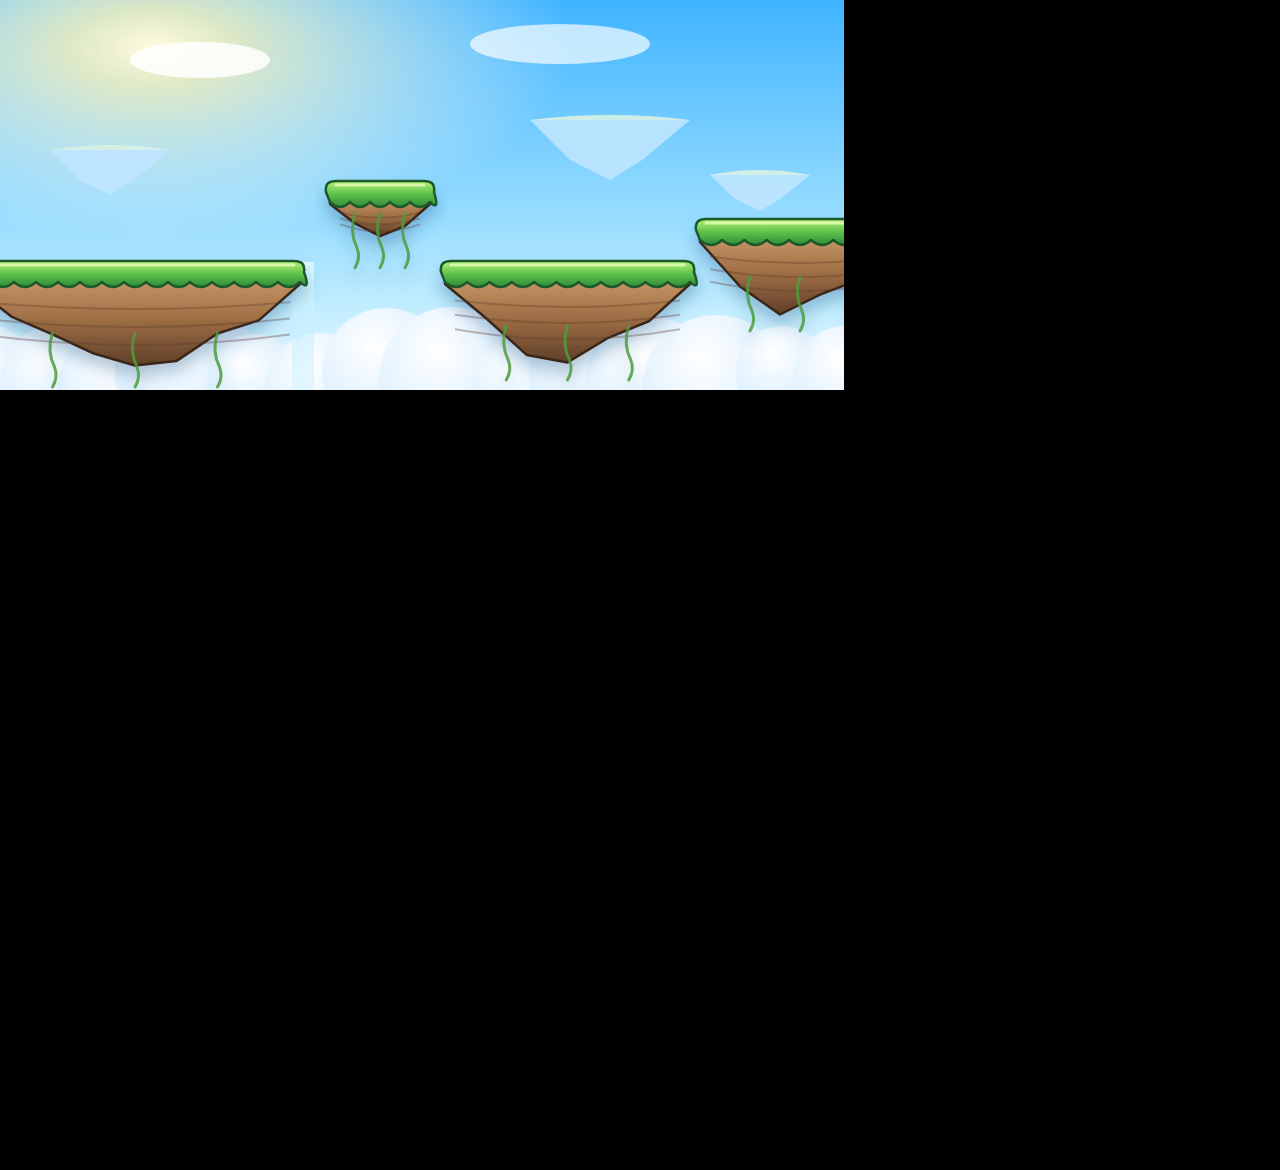
<file: game/design/directions.html>
<!doctype html>
<html lang="en">
<head>
<meta charset="utf-8">
<title>Coin Hopper world directions</title>
<link rel="stylesheet" href="https://fonts.googleapis.com/css2?family=Lilita+One&family=Nunito:wght@800;900&display=swap">
<style>
  /* Three art directions for the race screen (844 x 390 each). Characters come from window.U. */
  :root { --ink: #161a33; --display: "Lilita One", sans-serif; --body: "Nunito", sans-serif; }
  body { margin: 0; background: #000; font-family: var(--body); color: #fff; }
  .stage { position: relative; width: 844px; height: 390px; overflow: hidden; }
  .stage > svg.world { position: absolute; inset: 0; width: 844px; height: 390px; }
  .abs { position: absolute; }
  .tag { position: absolute; transform: translateX(-50%); font: 900 10px var(--body); padding: 2px 8px; border-radius: 999px; border: 2px solid var(--ink); white-space: nowrap; }
  .avatar { width: 22px; height: 22px; border-radius: 50%; overflow: hidden; position: absolute; background: radial-gradient(circle at 35% 30%, #fff, #cfe0f7); border: 2px solid #fff; }
  .avatar img { position: absolute; width: 150%; left: -18%; top: -6%; }
  .hud-pill { position: absolute; left: 12px; top: 10px; border-radius: 14px; padding: 5px 12px 6px; display: flex; gap: 10px; align-items: center; backdrop-filter: blur(8px); }
  .rank { position: absolute; left: 16px; top: 52px; font: 400 46px/0.9 var(--display); }
  .rank .b { position: absolute; left: 0; top: 0; color: var(--ink); -webkit-text-stroke: 7px var(--ink); text-shadow: 0 4px 0 var(--ink); }
  .rank .f { position: relative; -webkit-background-clip: text; background-clip: text; color: transparent; }
  .track { position: absolute; left: 50%; top: 12px; transform: translateX(-50%); width: 330px; height: 16px; border-radius: 999px; backdrop-filter: blur(8px); }
  .orb { position: absolute; right: 12px; top: 8px; width: 64px; height: 64px; border-radius: 50%; display: grid; place-items: center; }
  .pad { position: absolute; border-radius: 50%; display: grid; place-items: center; }
  .name { position: absolute; left: 50%; bottom: 12px; transform: translateX(-50%); font: 400 18px var(--display); letter-spacing: 1px; padding: 4px 16px; border-radius: 999px; border: 2px solid var(--ink); }
</style>
</head>
<body>
<div class="stage" id="d-islands"></div>
<div class="stage" id="d-neon"></div>
<div class="stage" id="d-candy"></div>
<script>
const W = 844, H = 390;
const ICON_L = (c) => `<svg viewBox="0 0 24 24" width="30" height="30"><path d="M15.5 4 7 12l8.5 8" fill="none" stroke="${c}" stroke-width="4" stroke-linecap="round" stroke-linejoin="round"/></svg>`;
const ICON_R = (c) => `<svg viewBox="0 0 24 24" width="30" height="30"><path d="M8.5 4 17 12l-8.5 8" fill="none" stroke="${c}" stroke-width="4" stroke-linecap="round" stroke-linejoin="round"/></svg>`;
const ICON_U = (c) => `<svg viewBox="0 0 24 24" width="40" height="40"><path d="M4 16 12 7.5 20 16" fill="none" stroke="${c}" stroke-width="4" stroke-linecap="round" stroke-linejoin="round"/></svg>`;
const TIMER = (c) => `<svg viewBox="0 0 24 24" width="18" height="18" fill="none" stroke="${c}" stroke-width="2.6" stroke-linecap="round"><circle cx="12" cy="13.5" r="7.5"/><path d="M12 9.5v4l2.5 2M9.5 3h5"/></svg>`;
const CH = { hopper: '#4f86da', frogo: '#4cbf5a', mimi: '#e8559a', bolt: '#f2c230', pingo: '#6f8cff', foxy: '#ff8a3d' };
const rnd = (() => { let s = 7; return () => (s = (s * 9301 + 49297) % 233280) / 233280; })();

// Shared race layout: where the runners, coins, enemy and capsule stand, per world.
function actors(stage, ground, opts) {
  const glow = opts.glow || '';
  let h = '';
  opts.coins.forEach(([x, y]) => h += `<img class="abs" src="${U.coin}" style="left:${x - 12}px;top:${y - 12}px;width:24px;filter:drop-shadow(0 0 ${opts.coinGlow || 6}px ${opts.coinGlowColor || 'rgba(255,220,90,0.9)'})">`);
  const [bx, by] = opts.box;
  h += `<img class="abs" src="${U.box}" style="left:${bx - 20}px;top:${by - 20}px;width:40px;filter:drop-shadow(0 0 12px rgba(150,240,255,0.95))">`;
  const [ex, ey] = opts.enemy;
  h += `<img class="abs" src="${U.enemy}" style="left:${ex - 20}px;top:${ey - 29}px;width:40px;filter:${glow}">`;
  opts.runners.forEach(([c, x, y, name, rot]) => {
    if (!opts.noShadow) h += `<div class="abs" style="left:${x - 17}px;top:${y - 4}px;width:34px;height:8px;border-radius:50%;background:radial-gradient(${opts.shadow || 'rgba(20,10,0,0.45)'},rgba(0,0,0,0))"></div>`;
    h += `<img class="abs" src="${U['char-' + c]}" style="left:${x - 21}px;top:${y - 47}px;width:42px;transform:rotate(${rot}deg);filter:${glow}">`;
    h += `<div class="tag" style="left:${x}px;top:${y - 66}px;background:${name === 'YOU' ? '#ffd23f' : CH[c]};color:${name === 'YOU' ? '#3a2400' : '#fff'};${opts.tagExtra || ''}">${name}</div>`;
  });
  const [fx, fy] = opts.fire;
  h += `<img class="abs" src="${U.fireball}" style="left:${fx}px;top:${fy - 14}px;width:46px;filter:drop-shadow(0 0 12px rgba(255,140,40,0.95))">`;
  stage.insertAdjacentHTML('beforeend', h);
}

function hud(stage, t) {
  const marks = [['mimi', 0.16], ['frogo', 0.3], ['hopper', 0.5], ['foxy', 0.68]].map(([c, p]) =>
    `<div class="avatar" style="left:${8 + p * 294 - (c === 'hopper' ? 15 : 11)}px;top:${c === 'hopper' ? -7 : -3}px;width:${c === 'hopper' ? 30 : 22}px;height:${c === 'hopper' ? 30 : 22}px;box-shadow:0 0 0 2px var(--ink),0 0 0 4px ${CH[c]}"><img src="${U['char-' + c]}"></div>`).join('');
  const pips = Array.from({ length: 5 }, (_, i) => `<i style="width:10px;height:10px;border-radius:50%;border:2px solid ${t.pipLine};background:${i < 3 ? 'radial-gradient(circle at 35% 30%,#fff3b0,#ffcc33 50%,#c47f0a)' : t.pipOff}"></i>`).join('');
  stage.insertAdjacentHTML('beforeend', `
    <div class="hud-pill" style="background:${t.glass};border:1.5px solid ${t.line};box-shadow:${t.glow || 'none'}">${TIMER(t.accent)}
      <span style="font:400 22px/1 var(--display)">0:24.31</span><span style="font:900 10px var(--body);color:${t.muted};border-left:1px solid ${t.line};padding-left:10px">RACE 2/3</span></div>
    <div class="rank"><span class="b">2<span style="font-size:22px">ND</span></span><span class="f" style="background-image:${t.rankGrad}">2<span style="font-size:22px">ND</span></span></div>
    <div class="track" style="background:${t.glass};border:1.5px solid ${t.line}">
      <div class="abs" style="left:8px;right:28px;top:5px;height:4px;border-radius:2px;background:rgba(255,255,255,0.25)"></div>
      <div class="abs" style="left:8px;width:52%;top:5px;height:4px;border-radius:2px;background:${t.bar};box-shadow:${t.barGlow || 'none'}"></div>
      <img class="abs" src="${U.flag}" style="right:2px;top:-12px;width:20px">${marks}</div>
    <div class="abs" style="right:84px;top:30px;display:flex;gap:3px">${pips}</div>
    <div class="orb" style="background:${t.glass};border:3px solid ${t.accent};box-shadow:0 0 18px ${t.orbGlow}"><img src="${U.fireball}" style="width:40px"></div>
    <div class="pad" style="left:18px;bottom:14px;width:72px;height:72px;background:${t.padBg};border:2px solid ${t.padLine}">${ICON_L('#fff')}</div>
    <div class="pad" style="left:104px;bottom:14px;width:72px;height:72px;background:${t.padBg};border:2px solid ${t.padLine}">${ICON_R('#fff')}</div>
    <div class="pad" style="right:122px;bottom:48px;width:68px;height:68px;background:${t.powerBg};border:3px solid ${t.powerLine};box-shadow:0 0 20px ${t.powerGlow}"><img src="${U.fireball}" style="width:40px"></div>
    <div class="pad" style="right:18px;bottom:14px;width:90px;height:90px;background:${t.jumpBg};border:3px solid ${t.jumpLine};box-shadow:0 0 18px ${t.jumpGlow}">${ICON_U(t.jumpIcon)}</div>
    <div class="name" style="background:${t.nameBg};color:${t.nameFg}">${t.title}</div>`);
}

// ---------------------------------------------------------------------------
// A. Sky Islands: bright day, floating islands with rocky roots over a sea of clouds.
function island(x1, x2, top, depth, id) {
  const w = x2 - x1, mid = (x1 + x2) / 2;
  let under = `M${x1} ${top + 10} `;
  const steps = Math.max(4, Math.round(w / 40));
  for (let i = 0; i <= steps; i++) {
    const t = i / steps, x = x1 + t * w;
    const d = Math.sin(t * Math.PI) * depth * (0.75 + rnd() * 0.35);
    under += `L${x.toFixed(1)} ${(top + 14 + d).toFixed(1)} `;
  }
  under += `L${x2} ${top + 10} Z`;
  let grass = `M${x1 - 4} ${top + 2} Q${x1 - 6} ${top - 10} ${x1 + 8} ${top - 9} L${x2 - 8} ${top - 9} Q${x2 + 6} ${top - 10} ${x2 + 4} ${top + 2} `;
  const bumps = Math.round(w / 22);
  for (let i = bumps; i >= 0; i--) { const x = x1 + (i / bumps) * w; grass += `Q${(x + w / bumps / 2).toFixed(1)} ${top + 22} ${x.toFixed(1)} ${top + 12} `; }
  grass += 'Z';
  let strata = '';
  for (let k = 1; k <= 3; k++) strata += `<path d="M${x1 + 10} ${top + 16 + k * depth * 0.18} Q${mid} ${top + 26 + k * depth * 0.22} ${x2 - 10} ${top + 16 + k * depth * 0.18}" stroke="#5c3d26" stroke-width="2" fill="none" opacity="0.35"/>`;
  let roots = '';
  for (let i = 0; i < 3; i++) { const rx = x1 + w * (0.25 + i * 0.25); roots += `<path d="M${rx} ${top + depth * 0.7} q-6 18 2 34 q4 10 -2 20" stroke="#4e9c3c" stroke-width="3" fill="none" stroke-linecap="round" opacity="0.85"/>`; }
  return `<g filter="url(#isl-shadow)"><path d="${under}" fill="url(#rock)" stroke="#3b2618" stroke-width="2.5" stroke-linejoin="round"/>${strata}${roots}
    <path d="${grass}" fill="url(#grassA)" stroke="#1f5a2a" stroke-width="2.5" stroke-linejoin="round"/>
    <path d="M${x1 + 6} ${top - 5} L${x2 - 6} ${top - 5}" stroke="#e6ffb8" stroke-width="3" stroke-linecap="round" opacity="0.8"/></g>`;
}
function islands() {
  const st = document.getElementById('d-islands');
  const clouds = Array.from({ length: 14 }, (_, i) => `<circle cx="${i * 66 - 10}" cy="${372 + (i % 3) * 8}" r="${46 + (i % 4) * 9}" fill="url(#cloudsea)"/>`).join('');
  const far = [[110, 150, 60, 30], [610, 120, 80, 40], [760, 175, 50, 24]].map(([x, y, w, d]) => `<path d="M${x - w} ${y} L${x + w} ${y} L${x + w * 0.4} ${y + d} L${x} ${y + d * 1.5} L${x - w * 0.5} ${y + d} Z" fill="#bfe6ff"/><path d="M${x - w} ${y} Q${x} ${y - 10} ${x + w} ${y}" fill="#d8f2e6"/>`).join('');
  st.innerHTML = `<svg class="world" viewBox="0 0 844 390"><defs>
      <linearGradient id="skyA" x1="0" y1="0" x2="0" y2="1"><stop offset="0" stop-color="#3fb4ff"/><stop offset="0.6" stop-color="#9fe0ff"/><stop offset="1" stop-color="#e9fbff"/></linearGradient>
      <radialGradient id="sunA" cx="0.18" cy="0.12" r="0.5"><stop offset="0" stop-color="#fffbe0"/><stop offset="0.2" stop-color="#fff3b8" stop-opacity="0.8"/><stop offset="1" stop-color="#fff" stop-opacity="0"/></radialGradient>
      <linearGradient id="rock" x1="0" y1="0" x2="0" y2="1"><stop offset="0" stop-color="#c79565"/><stop offset="0.5" stop-color="#9a6a42"/><stop offset="1" stop-color="#5e3f28"/></linearGradient>
      <linearGradient id="grassA" x1="0" y1="0" x2="0" y2="1"><stop offset="0" stop-color="#b6f27a"/><stop offset="0.5" stop-color="#5fc24c"/><stop offset="1" stop-color="#2f8a3a"/></linearGradient>
      <radialGradient id="cloudsea" cx="0.4" cy="0.3" r="0.7"><stop offset="0" stop-color="#ffffff"/><stop offset="1" stop-color="#d4ecff"/></radialGradient>
      <linearGradient id="fall" x1="0" y1="0" x2="0" y2="1"><stop offset="0" stop-color="#e8fbff"/><stop offset="1" stop-color="#9ee3ff" stop-opacity="0.2"/></linearGradient>
      <filter id="isl-shadow" x="-10%" y="-10%" width="120%" height="140%"><feDropShadow dx="0" dy="10" stdDeviation="8" flood-color="#2a5f8a" flood-opacity="0.35"/></filter>
    </defs>
    <rect width="844" height="390" fill="url(#skyA)"/><rect width="844" height="390" fill="url(#sunA)"/>
    <g opacity="0.9">${far}</g>
    <g opacity="0.85"><ellipse cx="200" cy="60" rx="70" ry="18" fill="#fff"/><ellipse cx="560" cy="44" rx="90" ry="20" fill="#fff" opacity="0.8"/></g>
    ${clouds}
    <rect x="292" y="262" width="22" height="140" fill="url(#fall)" opacity="0.85"/>
    ${island(-30, 300, 270, 90, 1)}${island(445, 690, 270, 80, 2)}${island(330, 430, 190, 34, 3)}${island(700, 900, 228, 70, 4)}
    </svg>`;
  actors(st, 270, {
    coins: [[352, 160], [380, 152], [408, 160], [530, 236], [560, 236]], box: [800, 182], enemy: [610, 261], fire: [330, 214],
    runners: [['hopper', 215, 261, 'YOU', -6], ['foxy', 380, 182, 'Dana', 4], ['frogo', 135, 261, 'Zippy', 0], ['mimi', 60, 261, 'Momo', 0]],
  });
  hud(st, { title: 'A · SKY ISLANDS', glass: 'rgba(22,26,56,0.62)', line: 'rgba(255,255,255,0.25)', accent: '#ffd23f', muted: '#c6cdee',
    rankGrad: 'linear-gradient(#fff6c2,#ffd23f 55%,#ff9a1a)', bar: 'linear-gradient(90deg,#ffe07a,#ffb21f)', pipLine: '#161a33', pipOff: 'rgba(22,26,56,0.6)',
    orbGlow: 'rgba(255,200,60,0.5)', padBg: 'rgba(22,26,56,0.45)', padLine: 'rgba(255,255,255,0.6)',
    powerBg: 'radial-gradient(circle at 35% 30%,rgba(200,160,255,0.95),rgba(120,60,230,0.9))', powerLine: 'rgba(255,220,255,0.85)', powerGlow: 'rgba(160,100,255,0.6)',
    jumpBg: 'radial-gradient(circle at 35% 30%,rgba(255,240,170,0.97),rgba(255,190,40,0.92))', jumpLine: 'rgba(255,250,210,0.95)', jumpGlow: 'rgba(255,200,60,0.5)', jumpIcon: '#5a3200',
    nameBg: '#ffffff', nameFg: '#161a33' });
}

// ---------------------------------------------------------------------------
// B. Neon Night: a glowing city at night, dark blocks with neon edges.
function neon() {
  const st = document.getElementById('d-neon');
  let stars = '';
  for (let i = 0; i < 70; i++) stars += `<circle cx="${(rnd() * 844).toFixed(0)}" cy="${(rnd() * 200).toFixed(0)}" r="${(0.6 + rnd() * 1.4).toFixed(1)}" fill="#fff" opacity="${(0.4 + rnd() * 0.6).toFixed(2)}"/>`;
  let city = '';
  for (let x = -10, i = 0; x < 860; i++) {
    const w = 34 + Math.round(rnd() * 40), h = 60 + Math.round(rnd() * 120);
    city += `<rect x="${x}" y="${300 - h}" width="${w}" height="${h + 20}" fill="${i % 2 ? '#1c1745' : '#221a52'}"/>`;
    for (let wy = 300 - h + 10; wy < 290; wy += 14) for (let wx = x + 6; wx < x + w - 8; wx += 10) if (rnd() > 0.55) city += `<rect x="${wx}" y="${wy}" width="5" height="7" fill="${rnd() > 0.5 ? '#ffd86b' : '#7ff7ff'}" opacity="${(0.5 + rnd() * 0.5).toFixed(2)}"/>`;
    x += w + 4;
  }
  const block = (x1, x2, top, edge) => {
    let g = `<rect x="${x1}" y="${top}" width="${x2 - x1}" height="${390 - top}" fill="url(#blockN)"/>`;
    for (let x = x1; x < x2; x += 42) g += `<path d="M${x} ${top} V390" stroke="#3a3f7a" stroke-width="1.5" opacity="0.7"/>`;
    for (let y = top + 42; y < 390; y += 42) g += `<path d="M${x1} ${y} H${x2}" stroke="#3a3f7a" stroke-width="1.5" opacity="0.7"/>`;
    g += `<rect x="${x1}" y="${top - 3}" width="${x2 - x1}" height="7" rx="3.5" fill="${edge}" filter="url(#glowN)"/><rect x="${x1}" y="${top - 2}" width="${x2 - x1}" height="3" rx="1.5" fill="#ffffff"/>`;
    return g;
  };
  st.innerHTML = `<svg class="world" viewBox="0 0 844 390"><defs>
      <linearGradient id="skyN" x1="0" y1="0" x2="0" y2="1"><stop offset="0" stop-color="#080726"/><stop offset="0.55" stop-color="#2a1660"/><stop offset="1" stop-color="#7a2e8f"/></linearGradient>
      <radialGradient id="moonN" cx="0.5" cy="0.5" r="0.5"><stop offset="0" stop-color="#fff6d8"/><stop offset="0.45" stop-color="#ffe9a8"/><stop offset="0.5" stop-color="#ffe0a0" stop-opacity="0.35"/><stop offset="1" stop-color="#ff9ad8" stop-opacity="0"/></radialGradient>
      <linearGradient id="blockN" x1="0" y1="0" x2="0" y2="1"><stop offset="0" stop-color="#2b2f66"/><stop offset="1" stop-color="#14163a"/></linearGradient>
      <filter id="glowN" x="-20%" y="-300%" width="140%" height="700%"><feGaussianBlur stdDeviation="4"/></filter>
      <linearGradient id="fogN" x1="0" y1="0" x2="0" y2="1"><stop offset="0" stop-color="#ff4fd8" stop-opacity="0"/><stop offset="1" stop-color="#ff4fd8" stop-opacity="0.35"/></linearGradient>
    </defs>
    <rect width="844" height="390" fill="url(#skyN)"/>${stars}
    <circle cx="640" cy="80" r="80" fill="url(#moonN)"/>
    <g opacity="0.95">${city}</g><rect y="200" width="844" height="110" fill="url(#fogN)"/>
    ${block(-10, 316, 270, '#3ff0ff')}${block(400, 660, 270, '#3ff0ff')}${block(660, 860, 228, '#ff4fd8')}
    <rect x="330" y="186" width="110" height="14" rx="4" fill="#1b1d48"/><rect x="330" y="183" width="110" height="6" rx="3" fill="#ff4fd8" filter="url(#glowN)"/><rect x="330" y="184" width="110" height="3" rx="1.5" fill="#fff"/>
    <rect x="316" y="270" width="84" height="120" fill="#ff4fd8" opacity="0.07"/>
    </svg>`;
  actors(st, 270, {
    coins: [[352, 160], [380, 152], [408, 160], [500, 236], [530, 236]], box: [770, 182], enemy: [600, 267], fire: [330, 214],
    coinGlow: 12, coinGlowColor: 'rgba(255,220,90,1)',
    glow: 'drop-shadow(0 0 6px rgba(120,240,255,0.55))', shadow: 'rgba(60,240,255,0.45)', tagExtra: 'box-shadow:0 0 10px rgba(255,255,255,0.35)',
    runners: [['hopper', 215, 267, 'YOU', -6], ['foxy', 380, 182, 'Dana', 4], ['frogo', 135, 267, 'Zippy', 0], ['mimi', 60, 267, 'Momo', 0]],
  });
  hud(st, { title: 'B · NEON NIGHT', glass: 'rgba(12,10,40,0.55)', line: 'rgba(63,240,255,0.6)', accent: '#3ff0ff', muted: '#9ad8ff', glow: '0 0 14px rgba(63,240,255,0.35)',
    rankGrad: 'linear-gradient(#ffffff,#7ff7ff 50%,#ff4fd8)', bar: 'linear-gradient(90deg,#3ff0ff,#ff4fd8)', barGlow: '0 0 8px rgba(63,240,255,0.9)', pipLine: '#3ff0ff', pipOff: 'rgba(12,10,40,0.7)',
    orbGlow: 'rgba(63,240,255,0.7)', padBg: 'rgba(12,10,40,0.45)', padLine: 'rgba(63,240,255,0.8)',
    powerBg: 'radial-gradient(circle at 35% 30%,rgba(255,120,230,0.9),rgba(140,30,160,0.9))', powerLine: '#ff9be9', powerGlow: 'rgba(255,79,216,0.8)',
    jumpBg: 'radial-gradient(circle at 35% 30%,rgba(140,255,255,0.95),rgba(20,170,220,0.9))', jumpLine: '#b8ffff', jumpGlow: 'rgba(63,240,255,0.8)', jumpIcon: '#06243a',
    nameBg: '#3ff0ff', nameFg: '#06243a' });
}

// ---------------------------------------------------------------------------
// C. Candy Kingdom: pastel sky, cake-layer ground with frosting, lollipop trees.
function candy() {
  const st = document.getElementById('d-candy');
  const cake = (x1, x2, top) => {
    const w = x2 - x1;
    let drips = `M${x1} ${top - 6} L${x2} ${top - 6} L${x2} ${top + 10} `;
    for (let x = x2; x > x1; x -= 26) { const d = 10 + ((x * 7) % 16); drips += `Q${x - 6} ${top + 10} ${x - 8} ${top + d} Q${x - 13} ${top + d + 7} ${x - 18} ${top + d} Q${x - 20} ${top + 10} ${x - 26} ${top + 10} `; }
    drips += 'Z';
    let sprinkles = '';
    for (let i = 0; i < w / 14; i++) { const sx = x1 + rnd() * w, sy = top - 3 + rnd() * 8; sprinkles += `<rect x="${sx.toFixed(0)}" y="${sy.toFixed(0)}" width="7" height="2.6" rx="1.3" fill="${['#ff5c8a', '#5cd6ff', '#ffe14a', '#8a6bff', '#5ce08a'][i % 5]}" transform="rotate(${(rnd() * 180).toFixed(0)} ${sx.toFixed(0)} ${sy.toFixed(0)})"/>`; }
    return `<rect x="${x1}" y="${top}" width="${w}" height="${390 - top}" fill="url(#sponge)" stroke="#7a3f2a" stroke-width="2.5"/>
      <rect x="${x1}" y="${top + 40}" width="${w}" height="12" fill="#fff4e6"/><rect x="${x1}" y="${top + 52}" width="${w}" height="10" fill="#ff5c8a"/>
      <rect x="${x1}" y="${top + 92}" width="${w}" height="10" fill="#fff4e6"/>
      <path d="${drips}" fill="url(#frost)" stroke="#d94f84" stroke-width="2.2" stroke-linejoin="round"/>
      <path d="M${x1 + 6} ${top - 2} H${x2 - 6}" stroke="#fff" stroke-width="3" stroke-linecap="round" opacity="0.85"/>${sprinkles}`;
  };
  const lolly = (x, y, r, c1, c2, s) => `<path d="M${x} ${y + r} V${y + r + s}" stroke="#fff" stroke-width="5"/><path d="M${x} ${y + r} V${y + r + s}" stroke="#ff8fb3" stroke-width="5" stroke-dasharray="6 6"/>
      <circle cx="${x}" cy="${y}" r="${r}" fill="${c1}" stroke="#7a3f6a" stroke-width="2.5"/><path d="M${x} ${y} m-${r * 0.6} 0 a${r * 0.6} ${r * 0.6} 0 1 1 ${r * 1.2} 0 a${r * 0.4} ${r * 0.4} 0 1 1 -${r * 0.8} 0 a${r * 0.2} ${r * 0.2} 0 1 1 ${r * 0.4} 0" fill="none" stroke="${c2}" stroke-width="${r * 0.18}"/>
      <ellipse cx="${x - r * 0.35}" cy="${y - r * 0.4}" rx="${r * 0.3}" ry="${r * 0.18}" fill="#fff" opacity="0.8"/>`;
  st.innerHTML = `<svg class="world" viewBox="0 0 844 390"><defs>
      <linearGradient id="skyC" x1="0" y1="0" x2="0" y2="1"><stop offset="0" stop-color="#8fd8ff"/><stop offset="0.55" stop-color="#ffd1ec"/><stop offset="1" stop-color="#ffe9c9"/></linearGradient>
      <linearGradient id="sponge" x1="0" y1="0" x2="0" y2="1"><stop offset="0" stop-color="#e8a868"/><stop offset="1" stop-color="#b9733e"/></linearGradient>
      <linearGradient id="frost" x1="0" y1="0" x2="0" y2="1"><stop offset="0" stop-color="#ffe0ef"/><stop offset="1" stop-color="#ff9ccb"/></linearGradient>
      <radialGradient id="cotton" cx="0.4" cy="0.35" r="0.7"><stop offset="0" stop-color="#ffffff"/><stop offset="1" stop-color="#ffc2e4"/></radialGradient>
      <linearGradient id="wafer" x1="0" y1="0" x2="0" y2="1"><stop offset="0" stop-color="#ffe2a8"/><stop offset="1" stop-color="#d9973e"/></linearGradient>
    </defs>
    <rect width="844" height="390" fill="url(#skyC)"/>
    <g fill="url(#cotton)" opacity="0.95"><circle cx="120" cy="70" r="30"/><circle cx="155" cy="60" r="36"/><circle cx="195" cy="74" r="26"/><circle cx="600" cy="50" r="28"/><circle cx="640" cy="44" r="34"/><circle cx="676" cy="58" r="24"/></g>
    <path d="M0 250 Q120 160 260 230 Q380 150 520 220 Q650 140 844 210 V390 H0Z" fill="#ffc2e0" opacity="0.8"/>
    <path d="M0 270 Q160 210 300 255 Q450 200 600 250 Q730 210 844 240 V390 H0Z" fill="#ffd9a8" opacity="0.9"/>
    ${lolly(90, 178, 22, '#ff6b9a', '#fff', 70)}${lolly(470, 168, 26, '#6bd6ff', '#fff', 80)}${lolly(735, 150, 20, '#ffe14a', '#ff6b9a', 60)}
    ${cake(-10, 316, 270)}${cake(400, 660, 270)}${cake(660, 860, 228)}
    <rect x="330" y="182" width="110" height="16" rx="5" fill="url(#wafer)" stroke="#8a5420" stroke-width="2.2"/>
    ${[0, 1, 2, 3, 4].map((i) => `<path d="M${342 + i * 22} 184 V196" stroke="#b97a30" stroke-width="2"/>`).join('')}
    </svg>`;
  actors(st, 270, {
    coins: [[352, 160], [380, 152], [408, 160], [500, 236], [530, 236]], box: [770, 182], enemy: [600, 266], fire: [330, 214], shadow: 'rgba(120,40,60,0.35)',
    runners: [['hopper', 215, 266, 'YOU', -6], ['foxy', 380, 182, 'Dana', 4], ['frogo', 135, 266, 'Zippy', 0], ['mimi', 60, 266, 'Momo', 0]],
  });
  hud(st, { title: 'C · CANDY KINGDOM', glass: 'rgba(122,40,96,0.55)', line: 'rgba(255,255,255,0.5)', accent: '#ffffff', muted: '#ffd6ec',
    rankGrad: 'linear-gradient(#ffffff,#ffd1ec 45%,#ff5c8a)', bar: 'linear-gradient(90deg,#ff9ccb,#ff5c8a)', pipLine: '#7a2860', pipOff: 'rgba(122,40,96,0.5)',
    orbGlow: 'rgba(255,120,190,0.6)', padBg: 'rgba(122,40,96,0.4)', padLine: 'rgba(255,255,255,0.75)',
    powerBg: 'radial-gradient(circle at 35% 30%,rgba(150,230,255,0.95),rgba(40,150,230,0.9))', powerLine: '#e6f9ff', powerGlow: 'rgba(90,200,255,0.6)',
    jumpBg: 'radial-gradient(circle at 35% 30%,rgba(255,230,245,0.97),rgba(255,92,138,0.92))', jumpLine: '#ffe6f2', jumpGlow: 'rgba(255,92,138,0.55)', jumpIcon: '#5a0f2e',
    nameBg: '#ff5c8a', nameFg: '#fff' });
}

islands(); neon(); candy();
</script>
</body>
</html>
</file>
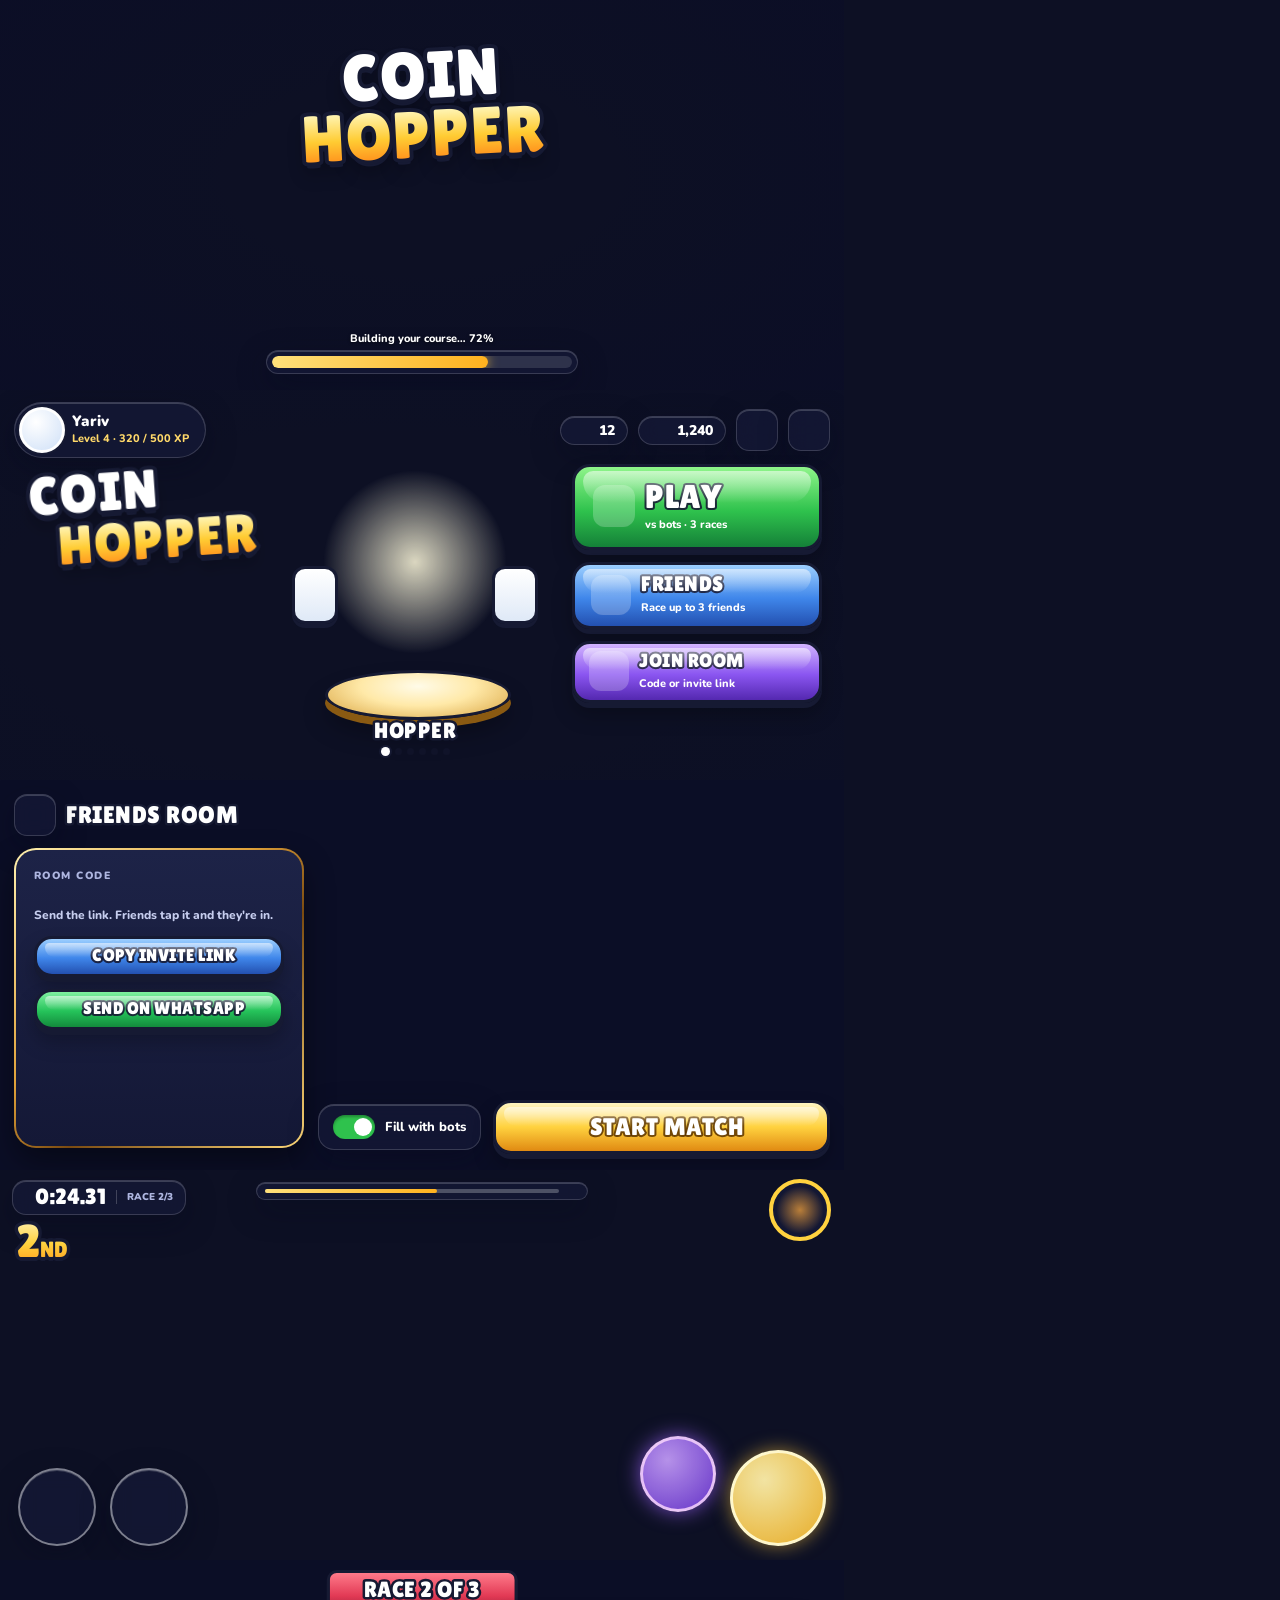
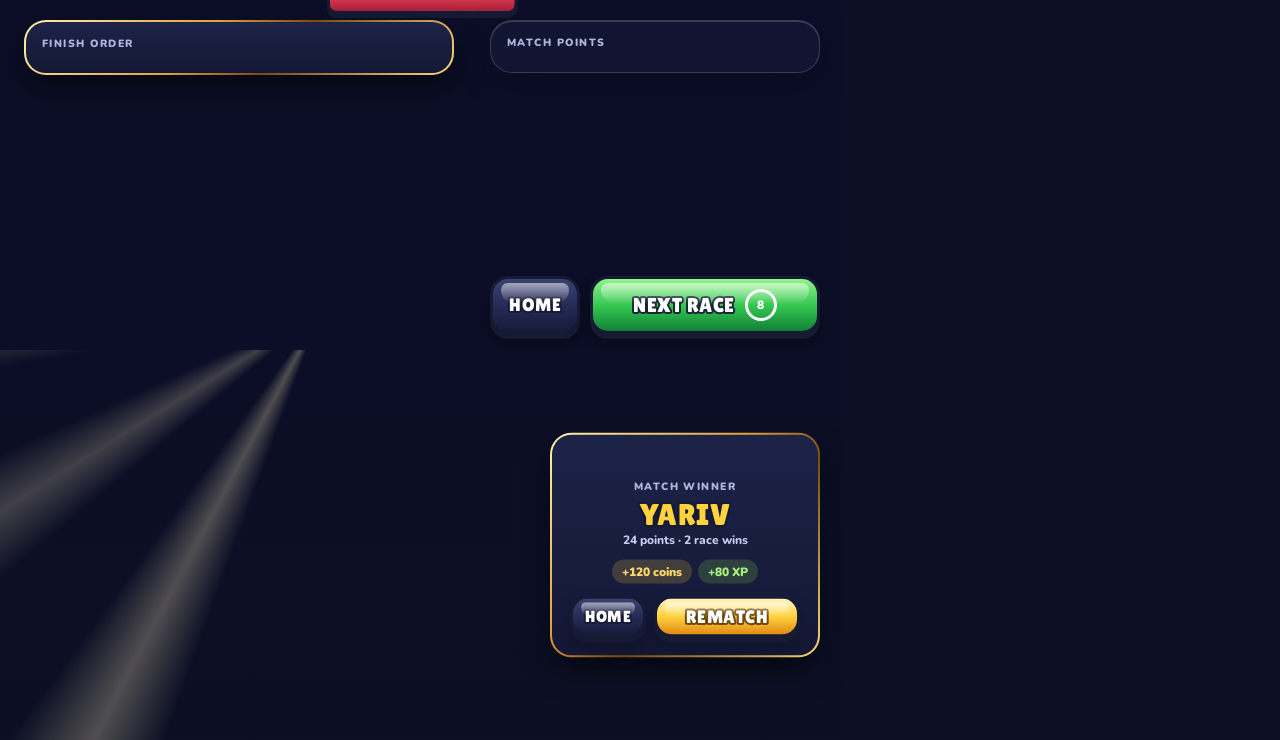
<file: game/design/screens.html>
<!doctype html>
<html lang="en">
<head>
<meta charset="utf-8">
<title>Coin Hopper screens mockup</title>
<link rel="stylesheet" href="https://fonts.googleapis.com/css2?family=Lilita+One&family=Nunito:wght@700;800;900&display=swap">
<style>
  /* Premium UI mockups: six landscape phone screens, 844 x 390 each. Art comes from window.U (data URIs). */
  :root {
    --ink: #161a33;
    --navy: #1d2347;
    --glass: rgba(22, 26, 56, 0.72);
    --glass-line: rgba(255, 255, 255, 0.16);
    --gold-1: #fff6c2; --gold-2: #ffd23f; --gold-3: #e08a12;
    --play-1: #8ff58a; --play-2: #2fc24d; --play-3: #148038;
    --blue-1: #9ccfff; --blue-2: #3f86ea; --blue-3: #2350b0;
    --purple-1: #d2b4ff; --purple-2: #8a55f0; --purple-3: #5428b0;
    --display: "Lilita One", "Trebuchet MS", sans-serif;
    --body: "Nunito", system-ui, sans-serif;
  }
  body { margin: 0; background: #0d1024; font-family: var(--body); color: #fff; }
  .stage { position: relative; width: 844px; height: 390px; overflow: hidden; }

  /* ---- World ---- */
  .sky { position: absolute; inset: 0; background: linear-gradient(170deg, #3f8fe0 0%, #79c3f2 45%, #ffd9a8 82%, #ffb37a 100%); }
  .sunglow { position: absolute; width: 620px; height: 620px; right: -160px; top: -60px; border-radius: 50%;
    background: radial-gradient(circle, rgba(255,240,200,0.9) 0%, rgba(255,214,150,0.45) 25%, rgba(255,200,140,0) 60%); }
  .layer { position: absolute; left: 0; right: 0; bottom: 0; }
  .cloud { position: absolute; }
  .shade { position: absolute; inset: 0; }
  .ground { position: absolute; left: 0; right: 0; }
  .ground .row { background-repeat: repeat-x; }
  .motes i { position: absolute; width: 6px; height: 6px; border-radius: 50%; background: rgba(255,255,255,0.75); box-shadow: 0 0 10px rgba(255,255,255,0.9); }

  /* ---- Shared UI ---- */
  .glass { background: var(--glass); border: 1.5px solid var(--glass-line); backdrop-filter: blur(10px);
    box-shadow: inset 0 1px 0 rgba(255,255,255,0.18), 0 10px 30px rgba(5, 8, 30, 0.35); }
  .card { border-radius: 22px; }
  .gold-rim { border: 2px solid transparent; background:
    linear-gradient(var(--navy), #141836) padding-box,
    linear-gradient(135deg, #fff1b0, #e0a23a 40%, #7a4a10 60%, #ffd979) border-box; }
  .title { font: 400 26px/1 var(--display); letter-spacing: 0.5px; -webkit-text-stroke: 5px var(--ink); paint-order: stroke fill; }
  .sub { font: 900 10.5px var(--body); letter-spacing: 0.14em; text-transform: uppercase; color: #aeb6e0; }
  .btn3d { position: relative; border-radius: 18px; border: 3px solid var(--ink); display: flex; align-items: center; justify-content: center; gap: 10px;
    color: #fff; box-shadow: 0 5px 0 var(--ink), 0 12px 20px rgba(0,0,0,0.25); padding: 9px 16px 11px; }
  .btn3d::after { content: ""; position: absolute; left: 8px; right: 8px; top: 4px; height: 40%; border-radius: 12px 12px 26px 26px;
    background: linear-gradient(rgba(255,255,255,0.55), rgba(255,255,255,0)); pointer-events: none; }
  .btn3d b { font: 400 21px/1 var(--display); letter-spacing: 0.5px; -webkit-text-stroke: 4px rgba(22,26,51,0.9); paint-order: stroke fill; }
  .btn3d small { display: block; font: 800 11px var(--body); margin-top: 3px; }
  .btn3d svg { width: 22px; height: 22px; flex: none; filter: drop-shadow(0 2px 0 rgba(22,26,51,0.8)); }
  .green { background: linear-gradient(var(--play-1), var(--play-2) 55%, var(--play-3)); }
  .blue { background: linear-gradient(var(--blue-1), var(--blue-2) 55%, var(--blue-3)); }
  .purple { background: linear-gradient(var(--purple-1), var(--purple-2) 55%, var(--purple-3)); }
  .goldbtn { background: linear-gradient(var(--gold-1), var(--gold-2) 50%, var(--gold-3)); }
  .goldbtn b { -webkit-text-stroke: 4px rgba(90, 50, 0, 0.85); }
  .dark { background: linear-gradient(#3a4272, #222851 60%, #171b3a); }
  .chip { display: inline-flex; align-items: center; gap: 7px; border-radius: 999px; padding: 4px 12px 4px 5px; font: 900 14px var(--body); }
  .iconbtn { width: 40px; height: 40px; border-radius: 13px; display: grid; place-items: center; }
  .iconbtn svg { width: 20px; height: 20px; }
  .avatar { width: 40px; height: 40px; border-radius: 50%; overflow: hidden; position: relative; flex: none;
    background: radial-gradient(circle at 35% 30%, #ffffff, #cfe0f7); border: 3px solid #fff; box-shadow: 0 0 0 2px var(--ink); }
  .avatar img { position: absolute; width: 150%; left: -18%; top: -6%; }
  .tag { position: absolute; transform: translateX(-50%); font: 900 10px var(--body); padding: 2px 8px; border-radius: 999px; border: 2px solid var(--ink); white-space: nowrap; }
  .shadow { position: absolute; height: 8px; border-radius: 50%; background: radial-gradient(rgba(20,10,0,0.45), rgba(20,10,0,0)); transform: translateX(-50%); }

  /* Logo */
  .word { position: relative; display: block; font: 400 54px/0.95 var(--display); letter-spacing: 1px; }
  .word span { display: block; }
  .word .back { position: absolute; inset: 0; color: var(--ink); -webkit-text-stroke: 8px var(--ink); text-shadow: 0 6px 0 var(--ink), 0 12px 18px rgba(0,0,0,0.3); }
  .word .front { position: relative; color: #fff; }
  .word.gold .front { background: linear-gradient(#fff6b8 10%, #ffcc33 55%, #ff8a1a 95%); -webkit-background-clip: text; background-clip: text; color: transparent; }

  .label { position: absolute; left: 12px; bottom: 10px; font: 900 11px var(--body); background: rgba(0,0,0,0.55); padding: 4px 10px; border-radius: 8px; letter-spacing: 0.06em; display: none; }
</style>
</head>
<body>

<!-- 1. Splash -->
<div class="stage" id="s-splash" data-world="ground:74">
  <div class="shade" style="background:radial-gradient(ellipse at 50% 45%, rgba(10,12,40,0) 30%, rgba(10,12,40,0.55) 100%)"></div>
  <div style="position:absolute;left:50%;top:44px;transform:translateX(-50%) rotate(-3deg);text-align:center">
    <span class="word" style="font-size:66px"><span class="back">COIN</span><span class="front">COIN</span></span>
    <span class="word gold" style="font-size:66px;margin-top:-4px"><span class="back">HOPPER</span><span class="front">HOPPER</span></span>
  </div>
  <div id="lineup" style="position:absolute;left:0;right:0;bottom:70px;display:flex;justify-content:center;gap:22px"></div>
  <div class="glass" style="position:absolute;left:50%;bottom:16px;transform:translateX(-50%);width:300px;border-radius:999px;padding:5px">
    <div style="height:12px;border-radius:999px;background:rgba(255,255,255,0.12);overflow:hidden">
      <div style="width:72%;height:100%;border-radius:999px;background:linear-gradient(90deg,#ffe07a,#ffb21f);box-shadow:0 0 12px rgba(255,200,60,0.8)"></div>
    </div>
  </div>
  <div style="position:absolute;left:50%;bottom:44px;transform:translateX(-50%);font:800 11px var(--body);color:#fff;text-shadow:0 1px 3px rgba(0,0,0,0.6)">Building your course… 72%</div>
  <div class="label">1 · SPLASH</div>
</div>

<!-- 2. Home -->
<div class="stage" id="s-home" data-world="ground:74">
  <div class="shade" style="background:radial-gradient(ellipse at 45% 55%, rgba(0,0,0,0) 55%, rgba(10,14,40,0.35) 100%)"></div>
  <div style="position:absolute;top:12px;left:14px;right:14px;display:flex;align-items:center;gap:10px">
    <div class="chip glass" style="padding:4px 16px 4px 4px"><div class="avatar"><img data-k="char-hopper"></div>
      <div><div style="font:900 15px/1 var(--body)">Yariv</div><div style="font:800 11px var(--body);color:#ffd96a;margin-top:2px">Level 4 · 320 / 500 XP</div></div></div>
    <div style="flex:1"></div>
    <div class="chip glass"><img data-k="trophy" style="width:26px">12</div>
    <div class="chip glass"><img data-k="coin" style="width:26px">1,240</div>
    <div class="iconbtn glass" data-icon="sound"></div>
    <div class="iconbtn glass" data-icon="gear"></div>
  </div>
  <div style="position:absolute;left:30px;top:74px;transform:rotate(-4deg)">
    <span class="word"><span class="back">COIN</span><span class="front">COIN</span></span>
    <span class="word gold" style="margin-left:26px"><span class="back">HOPPER</span><span class="front">HOPPER</span></span>
  </div>
  <div style="position:absolute;left:300px;top:66px;width:230px;height:300px">
    <div style="position:absolute;left:15px;top:6px;width:200px;height:200px;border-radius:50%;background:radial-gradient(circle,rgba(255,250,220,0.85),rgba(255,255,255,0) 65%)"></div>
    <div style="position:absolute;left:25px;bottom:36px;width:180px;height:44px;border-radius:50%;border:3px solid var(--ink);
      background:radial-gradient(ellipse at 50% 30%,#fffbe8 0%,#ffe9a8 45%,#d9a440 100%);box-shadow:0 8px 0 #8a5a12,0 16px 24px rgba(0,0,0,0.3)"></div>
    <img data-k="char-hopper" style="position:absolute;left:50%;bottom:58px;width:168px;transform:translateX(-50%);filter:drop-shadow(0 8px 6px rgba(0,0,0,0.25))">
    <div class="iconbtn" data-icon="left" style="color:#161a33;position:absolute;top:110px;left:-8px;width:40px;height:52px;background:linear-gradient(#fff,#dfe9f7);border:3px solid var(--ink);box-shadow:0 4px 0 var(--ink)"></div>
    <div class="iconbtn" data-icon="right" style="color:#161a33;position:absolute;top:110px;right:-8px;width:40px;height:52px;background:linear-gradient(#fff,#dfe9f7);border:3px solid var(--ink);box-shadow:0 4px 0 var(--ink)"></div>
    <div style="position:absolute;left:50%;bottom:0;transform:translateX(-50%);text-align:center">
      <div class="title" style="font-size:22px">HOPPER</div>
      <div style="display:flex;gap:5px;justify-content:center;margin-top:5px"><i style="width:9px;height:9px;border-radius:50%;background:#fff;box-shadow:0 0 0 2px var(--ink)"></i><i style="width:7px;height:7px;margin-top:1px;border-radius:50%;background:rgba(22,26,51,0.4)"></i><i style="width:7px;height:7px;margin-top:1px;border-radius:50%;background:rgba(22,26,51,0.4)"></i><i style="width:7px;height:7px;margin-top:1px;border-radius:50%;background:rgba(22,26,51,0.4)"></i><i style="width:7px;height:7px;margin-top:1px;border-radius:50%;background:rgba(22,26,51,0.4)"></i><i style="width:7px;height:7px;margin-top:1px;border-radius:50%;background:rgba(22,26,51,0.4)"></i></div>
    </div>
  </div>
  <div style="position:absolute;right:22px;top:74px;width:250px;display:flex;flex-direction:column;gap:12px">
    <div class="btn3d green" style="justify-content:flex-start;padding:13px 18px 15px"><span data-icon="play" style="display:grid;place-items:center;width:42px;height:42px;border-radius:12px;background:rgba(255,255,255,0.22)"></span><div><b style="font-size:33px">PLAY</b><small>vs bots · 3 races</small></div></div>
    <div class="btn3d blue" style="justify-content:flex-start"><span data-icon="users" style="display:grid;place-items:center;width:40px;height:40px;border-radius:12px;background:rgba(255,255,255,0.22)"></span><div><b>FRIENDS</b><small>Race up to 3 friends</small></div></div>
    <div class="btn3d purple" style="justify-content:flex-start;padding:7px 14px 9px"><span data-icon="hash" style="display:grid;place-items:center;width:40px;height:40px;border-radius:12px;background:rgba(255,255,255,0.22)"></span><div><b style="font-size:19px">JOIN ROOM</b><small>Code or invite link</small></div></div>
  </div>
  <div class="label">2 · HOME</div>
</div>

<!-- 3. Friends room -->
<div class="stage" id="s-lobby" data-world="ground:74">
  <div class="shade" style="background:rgba(10,12,40,0.45)"></div>
  <div style="position:absolute;top:14px;left:14px;display:flex;gap:10px;align-items:center">
    <div class="iconbtn glass" data-icon="back"></div>
    <div class="title" style="font-size:24px">FRIENDS ROOM</div>
  </div>
  <div class="card gold-rim" style="position:absolute;left:14px;top:68px;width:290px;height:300px;padding:18px;box-sizing:border-box;display:flex;flex-direction:column;gap:12px;box-shadow:0 14px 30px rgba(0,0,0,0.4)">
    <div class="sub">Room code</div>
    <div style="display:flex;gap:8px" id="codetiles"></div>
    <div style="font:800 12px/1.4 var(--body);color:#c6cdee">Send the link. Friends tap it and they're in.</div>
    <div class="btn3d blue" style="padding:8px 12px 10px"><span data-icon="link"></span><b style="font-size:17px">COPY INVITE LINK</b></div>
    <div class="btn3d" style="padding:8px 12px 10px;background:linear-gradient(#7ff0a0,#25c35a 55%,#138a3c)"><span data-icon="chat"></span><b style="font-size:17px">SEND ON WHATSAPP</b></div>
  </div>
  <div style="position:absolute;left:318px;top:68px;right:14px;display:grid;grid-template-columns:1fr 1fr;gap:10px" id="slots"></div>
  <div style="position:absolute;left:318px;right:14px;bottom:16px;display:flex;gap:12px;align-items:center">
    <div class="glass" style="border-radius:16px;padding:10px 14px;display:flex;align-items:center;gap:10px;font:800 13px var(--body)">
      <span style="width:42px;height:24px;border-radius:999px;background:#2fc24d;position:relative;box-shadow:inset 0 2px 3px rgba(0,0,0,0.3)"><i style="position:absolute;right:3px;top:3px;width:18px;height:18px;border-radius:50%;background:#fff"></i></span>Fill with bots</div>
    <div class="btn3d goldbtn" style="flex:1;padding:12px"><span data-icon="play" style="color:#5a3200"></span><b style="font-size:24px">START MATCH</b></div>
  </div>
  <div class="label">3 · FRIENDS ROOM</div>
</div>

<!-- 4. Race -->
<div class="stage" id="s-race" data-world="race">
  <!-- HUD -->
  <div style="position:absolute;left:12px;top:10px;display:flex;flex-direction:column;gap:6px">
    <div class="glass" style="border-radius:14px;padding:5px 12px 6px;display:flex;align-items:center;gap:10px">
      <span data-icon="timer" style="color:#ffd96a"></span><span style="font:400 22px/1 var(--display);font-variant-numeric:tabular-nums">0:24.31</span>
      <span style="font:900 10px var(--body);color:#aeb6e0;border-left:1px solid rgba(255,255,255,0.2);padding-left:10px">RACE 2/3</span>
    </div>
    <div style="position:relative;font:400 46px/0.9 var(--display);margin-left:4px">
      <span style="position:absolute;left:0;top:0;color:#161a33;-webkit-text-stroke:7px #161a33;text-shadow:0 4px 0 #161a33">2<span style="font-size:22px">ND</span></span>
      <span style="position:relative;background:linear-gradient(#fff6c2,#ffd23f 55%,#ff9a1a);-webkit-background-clip:text;background-clip:text;color:transparent">2<span style="font-size:22px">ND</span></span>
    </div>
  </div>
  <div class="glass" style="position:absolute;left:50%;top:12px;transform:translateX(-50%);width:330px;height:16px;border-radius:999px;padding:0">
    <div style="position:absolute;left:8px;right:28px;top:6px;height:4px;border-radius:2px;background:rgba(255,255,255,0.25)"></div>
    <div style="position:absolute;left:8px;width:52%;top:6px;height:4px;border-radius:2px;background:linear-gradient(90deg,#ffe07a,#ffb21f)"></div>
    <img data-k="flag" style="position:absolute;right:2px;top:-12px;width:20px">
    <div id="trackmarks"></div>
  </div>
  <div style="position:absolute;right:12px;top:8px;display:flex;align-items:center;gap:8px">
    <div style="display:flex;gap:3px" id="coinpips"></div>
    <div style="position:relative;width:64px;height:64px">
      <svg viewBox="0 0 64 64" style="position:absolute;inset:0"><circle cx="32" cy="32" r="29" fill="rgba(22,26,56,0.75)" stroke="rgba(255,255,255,0.25)" stroke-width="2"/>
        <circle cx="32" cy="32" r="29" fill="none" stroke="#ffd23f" stroke-width="4" stroke-dasharray="182" stroke-dashoffset="0" stroke-linecap="round" transform="rotate(-90 32 32)"/></svg>
      <div style="position:absolute;inset:8px;border-radius:50%;background:radial-gradient(circle,rgba(255,170,60,0.7),rgba(255,120,30,0) 70%)"></div>
      <img data-k="fireball" style="position:absolute;left:12px;top:20px;width:40px">
    </div>
  </div>
  <!-- touch controls -->
  <div style="position:absolute;left:18px;bottom:14px;display:flex;gap:14px">
    <div class="glass" data-icon="left" style="color:#fff;width:74px;height:74px;border-radius:50%;display:grid;place-items:center;border:2px solid rgba(255,255,255,0.45)"></div>
    <div class="glass" data-icon="right" style="color:#fff;width:74px;height:74px;border-radius:50%;display:grid;place-items:center;border:2px solid rgba(255,255,255,0.45)"></div>
  </div>
  <div style="position:absolute;right:18px;bottom:14px;display:flex;gap:14px;align-items:flex-end">
    <div style="width:70px;height:70px;border-radius:50%;margin-bottom:34px;display:grid;place-items:center;border:3px solid rgba(255,220,255,0.8);
      background:radial-gradient(circle at 35% 30%,rgba(200,160,255,0.9),rgba(120,60,230,0.85));box-shadow:0 0 20px rgba(160,100,255,0.7)"><img data-k="fireball" style="width:42px"></div>
    <div data-icon="up" style="width:90px;height:90px;border-radius:50%;display:grid;place-items:center;border:3px solid rgba(255,250,210,0.95);
      background:radial-gradient(circle at 35% 30%,rgba(255,240,170,0.95),rgba(255,190,40,0.9));color:#5a3200;box-shadow:0 0 18px rgba(255,200,60,0.55)"></div>
  </div>
  <div class="label">4 · RACE</div>
</div>

<!-- 5. Results -->
<div class="stage" id="s-results" data-world="ground:74">
  <div class="shade" style="background:rgba(10,12,40,0.5)"></div>
  <div style="position:absolute;left:50%;top:10px;transform:translateX(-50%);text-align:center">
    <div style="display:inline-block;position:relative;padding:6px 34px 8px;background:linear-gradient(#ff7a8a,#e23a55 60%,#a8213a);border:3px solid var(--ink);border-radius:10px;box-shadow:0 4px 0 var(--ink)">
      <span class="title" style="font-size:22px">RACE 2 OF 3</span></div>
  </div>
  <div class="card gold-rim" style="position:absolute;left:24px;top:60px;width:430px;padding:14px 16px;box-sizing:border-box;box-shadow:0 14px 30px rgba(0,0,0,0.45)">
    <div class="sub" style="margin-bottom:8px">Finish order</div>
    <div id="resrows" style="display:flex;flex-direction:column;gap:7px"></div>
  </div>
  <div class="card glass" style="position:absolute;right:24px;top:60px;width:330px;padding:14px 16px;box-sizing:border-box">
    <div class="sub" style="margin-bottom:8px">Match points</div>
    <div id="standrows" style="display:flex;flex-direction:column;gap:9px"></div>
  </div>
  <div style="position:absolute;right:24px;bottom:16px;display:flex;gap:10px;width:330px">
    <div class="btn3d dark" style="padding:10px 16px"><b style="font-size:18px">HOME</b></div>
    <div class="btn3d green" style="flex:1;padding:10px"><b style="font-size:20px">NEXT RACE</b><span style="width:26px;height:26px;border-radius:50%;border:3px solid #fff;display:grid;place-items:center;font:900 12px var(--body)">8</span></div>
  </div>
  <div class="label">5 · RESULTS</div>
</div>

<!-- 6. Podium -->
<div class="stage" id="s-podium" data-world="ground:56">
  <div class="shade" style="background:linear-gradient(rgba(10,12,40,0.55),rgba(10,12,40,0.1))"></div>
  <div class="shade" style="background:conic-gradient(from 200deg at 38% -10%, rgba(255,240,190,0) 0deg, rgba(255,240,190,0.28) 8deg, rgba(255,240,190,0) 16deg, rgba(255,240,190,0) 30deg, rgba(255,240,190,0.22) 38deg, rgba(255,240,190,0) 46deg, rgba(255,240,190,0) 60deg, rgba(255,240,190,0.25) 68deg, rgba(255,240,190,0) 76deg)"></div>
  <div id="confetti"></div>
  <div id="podium" style="position:absolute;left:60px;bottom:56px;width:420px;height:300px"></div>
  <div class="card gold-rim" style="position:absolute;right:24px;top:50%;transform:translateY(-50%);width:270px;padding:18px;box-sizing:border-box;text-align:center;box-shadow:0 14px 30px rgba(0,0,0,0.45)">
    <img data-k="trophy" style="width:64px;margin-top:-50px;filter:drop-shadow(0 6px 8px rgba(0,0,0,0.4))">
    <div class="sub" style="margin-top:4px">Match winner</div>
    <div class="title" style="font-size:30px;margin:6px 0 2px;color:#ffd23f">YARIV</div>
    <div style="font:800 12px var(--body);color:#c6cdee">24 points · 2 race wins</div>
    <div style="display:flex;justify-content:center;gap:6px;margin:12px 0">
      <span class="chip" style="background:rgba(255,210,63,0.18);color:#ffd96a;font-size:12px;padding:4px 10px">+120 coins</span>
      <span class="chip" style="background:rgba(143,224,74,0.18);color:#a6f07a;font-size:12px;padding:4px 10px">+80 XP</span>
    </div>
    <div style="display:flex;gap:8px">
      <div class="btn3d dark" style="padding:9px 12px"><b style="font-size:16px">HOME</b></div>
      <div class="btn3d goldbtn" style="flex:1;padding:9px"><b style="font-size:18px">REMATCH</b></div>
    </div>
  </div>
  <div class="label">6 · PODIUM</div>
</div>

<script>
const ICONS = {
  sound: '<svg viewBox="0 0 24 24" fill="none" stroke="#fff" stroke-width="2.4" stroke-linecap="round" stroke-linejoin="round"><path d="M4 9v6h4l5 4V5L8 9H4z" fill="#fff"/><path d="M16.5 8.5a5 5 0 0 1 0 7M19 6a8.5 8.5 0 0 1 0 12"/></svg>',
  gear: '<svg viewBox="0 0 24 24" fill="none" stroke="#fff" stroke-width="2.2" stroke-linecap="round" stroke-linejoin="round"><circle cx="12" cy="12" r="3.2"/><path d="M19.4 15a1.7 1.7 0 0 0 .3 1.8l.1.1a2 2 0 1 1-2.8 2.8l-.1-.1a1.7 1.7 0 0 0-1.8-.3 1.7 1.7 0 0 0-1 1.5V21a2 2 0 1 1-4 0v-.1a1.7 1.7 0 0 0-1.1-1.5 1.7 1.7 0 0 0-1.8.3l-.1.1a2 2 0 1 1-2.8-2.8l.1-.1a1.7 1.7 0 0 0 .3-1.8 1.7 1.7 0 0 0-1.5-1H3a2 2 0 1 1 0-4h.1a1.7 1.7 0 0 0 1.5-1.1 1.7 1.7 0 0 0-.3-1.8l-.1-.1a2 2 0 1 1 2.8-2.8l.1.1a1.7 1.7 0 0 0 1.8.3H9a1.7 1.7 0 0 0 1-1.5V3a2 2 0 1 1 4 0v.1a1.7 1.7 0 0 0 1 1.5 1.7 1.7 0 0 0 1.8-.3l.1-.1a2 2 0 1 1 2.8 2.8l-.1.1a1.7 1.7 0 0 0-.3 1.8V9a1.7 1.7 0 0 0 1.5 1H21a2 2 0 1 1 0 4h-.1a1.7 1.7 0 0 0-1.5 1z"/></svg>',
  play: '<svg viewBox="0 0 24 24"><path d="M7 4.5v15l12-7.5z" fill="currentColor" stroke="#161a33" stroke-width="2" stroke-linejoin="round"/></svg>',
  users: '<svg viewBox="0 0 24 24" fill="#fff" stroke="#161a33" stroke-width="1.6"><circle cx="9" cy="8" r="3.6"/><path d="M2.5 20c0-4 3-6 6.5-6s6.5 2 6.5 6z"/><circle cx="17" cy="9" r="2.8"/><path d="M15.5 14.2c3.6-.4 6 1.6 6 5.8h-4.4"/></svg>',
  hash: '<svg viewBox="0 0 24 24" fill="none" stroke="#fff" stroke-width="3" stroke-linecap="round"><path d="M9 3 7 21M17 3l-2 18M4 8.5h17M3 15.5h17"/></svg>',
  left: '<svg viewBox="0 0 24 24" width="30" height="30"><path d="M15.5 4 7 12l8.5 8" fill="none" stroke="currentColor" stroke-width="4" stroke-linecap="round" stroke-linejoin="round"/></svg>',
  right: '<svg viewBox="0 0 24 24" width="30" height="30"><path d="M8.5 4 17 12l-8.5 8" fill="none" stroke="currentColor" stroke-width="4" stroke-linecap="round" stroke-linejoin="round"/></svg>',
  up: '<svg viewBox="0 0 24 24" width="40" height="40"><path d="M4 16 12 7.5 20 16" fill="none" stroke="#5a3200" stroke-width="4" stroke-linecap="round" stroke-linejoin="round"/></svg>',
  back: '<svg viewBox="0 0 24 24"><path d="M15 4 7 12l8 8" fill="none" stroke="#fff" stroke-width="3.2" stroke-linecap="round" stroke-linejoin="round"/></svg>',
  link: '<svg viewBox="0 0 24 24" fill="none" stroke="#fff" stroke-width="2.6" stroke-linecap="round"><path d="M10 14a4.5 4.5 0 0 0 6.4 0l3-3a4.5 4.5 0 0 0-6.4-6.4l-1 1"/><path d="M14 10a4.5 4.5 0 0 0-6.4 0l-3 3a4.5 4.5 0 0 0 6.4 6.4l1-1"/></svg>',
  chat: '<svg viewBox="0 0 24 24"><path d="M12 3a9 9 0 0 0-7.8 13.5L3 21l4.6-1.2A9 9 0 1 0 12 3z" fill="#fff" stroke="#161a33" stroke-width="1.6"/></svg>',
  timer: '<svg viewBox="0 0 24 24" width="18" height="18" fill="none" stroke="currentColor" stroke-width="2.6" stroke-linecap="round"><circle cx="12" cy="13.5" r="7.5"/><path d="M12 9.5v4l2.5 2M9.5 3h5"/></svg>',
  check: '<svg viewBox="0 0 24 24" width="16" height="16"><path d="M5 12.5 10 17 19 7" fill="none" stroke="#fff" stroke-width="3.4" stroke-linecap="round" stroke-linejoin="round"/></svg>',
  crown: '<svg viewBox="0 0 24 24" width="22" height="22"><path d="M3 8l4.5 4L12 5l4.5 7L21 8l-2 11H5z" fill="#ffd23f" stroke="#161a33" stroke-width="1.6" stroke-linejoin="round"/></svg>',
};
const CH = { hopper: '#4f86da', frogo: '#4cbf5a', mimi: '#e8559a', bolt: '#f2c230', pingo: '#6f8cff', foxy: '#ff8a3d' };
const el = (html) => { const t = document.createElement('template'); t.innerHTML = html.trim(); return t.content.firstChild; };
const av = (c, size = 40) => `<div class="avatar" style="width:${size}px;height:${size}px;box-shadow:0 0 0 2px var(--ink),0 0 0 5px ${CH[c]}"><img src="${U['char-' + c]}"></div>`;

// World backgrounds.
const MOUNTAINS = (c1, c2) => `<svg viewBox="0 0 844 200" preserveAspectRatio="none" style="width:100%;height:100%;display:block">
  <path d="M0 140 L70 70 L120 110 L190 40 L260 120 L330 60 L410 130 L480 50 L560 120 L640 70 L720 125 L790 60 L844 100 V200 H0Z" fill="${c1}"/>
  <path d="M0 160 L90 110 L160 150 L250 95 L340 155 L430 100 L520 160 L610 105 L700 150 L780 110 L844 140 V200 H0Z" fill="${c2}"/></svg>`;
const TREES = (n, seed) => { let s = ''; for (let i = 0; i < n; i++) { const x = (i * 97 + seed * 37) % 844, h = 34 + ((i * 53 + seed) % 22);
  s += `<g transform="translate(${x} ${120 - h})"><rect x="-3" y="${h - 14}" width="6" height="16" fill="#5b4a3a"/><circle cx="0" cy="${h - 22}" r="${h / 2.6}" fill="#4e9c5a"/><circle cx="-6" cy="${h - 16}" r="${h / 3.4}" fill="#5aae66"/><circle cx="5" cy="${h - 28}" r="${h / 4}" fill="#78c47e"/></g>`; }
  return `<svg viewBox="0 0 844 140" preserveAspectRatio="none" style="width:100%;height:100%;display:block"><path d="M0 70 C150 30 260 60 420 50 C580 40 700 20 844 55 V140 H0Z" fill="#8cc98f"/>${s}<path d="M0 100 C200 80 400 105 600 92 C700 86 780 90 844 95 V140 H0Z" fill="#6db478"/></svg>`; };

function world(stage) {
  const spec = stage.dataset.world;
  const race = spec === 'race';
  const groundH = race ? 124 : +spec.split(':')[1];
  const tile = race ? 42 : 37;
  const groundTop = 390 - groundH;
  const parts = [`<div class="sky"></div><div class="sunglow"></div>`];
  [[40, 18, 120, 0.95], [470, 34, 90, 0.75], [640, 6, 150, 0.7], [250, 70, 70, 0.6]].forEach(([x, y, w, o]) => parts.push(`<img class="cloud" src="${U.cloud}" style="left:${x}px;top:${y}px;width:${w}px;opacity:${o}">`));
  parts.push(`<div class="layer" style="bottom:${groundH + 40}px;height:150px;opacity:0.9">${MOUNTAINS('#a9c6e6', '#8fb3dc')}</div>`);
  parts.push(`<div class="layer" style="bottom:${groundH - 10}px;height:140px">${TREES(10, race ? 3 : 1)}</div>`);
  parts.push(`<div class="motes">${[[120, 90], [300, 60], [520, 120], [700, 80], [610, 40]].map(([x, y]) => `<i style="left:${x}px;top:${y}px;opacity:${0.4 + (x % 5) / 10}"></i>`).join('')}</div>`);
  if (!race) {
    parts.push(`<div class="ground" style="top:${groundTop}px;bottom:0"><div class="row" style="height:${tile}px;background-image:url(${U.grass});background-size:${tile}px ${tile}px"></div><div class="row" style="height:${groundH - tile}px;background-image:url(${U.dirt});background-size:${tile}px ${tile}px"></div></div>`);
  } else {
    // A stretch of course: ground with a pit and a raised step, a platform, coins, a capsule and an enemy.
    const cols = 21; let html = '';
    for (let c = 0; c < cols; c++) {
      if (c === 9 || c === 10) continue;
      const step = c >= 15 && c <= 17 ? 1 : 0;
      const top = groundTop - step * tile;
      html += `<img src="${U.grass}" style="position:absolute;left:${c * tile}px;top:${top}px;width:${tile}px">`;
      for (let y = top + tile; y < 390; y += tile) html += `<img src="${U.dirt}" style="position:absolute;left:${c * tile}px;top:${y}px;width:${tile}px">`;
    }
    for (let i = 0; i < 3; i++) html += `<img src="${U.plank}" style="position:absolute;left:${(8 + i) * tile}px;top:${groundTop - 2.2 * tile}px;width:${tile}px">`;
    [[8.5, 3.2], [9.5, 3.4], [10.5, 3.2], [13, 1], [14, 1]].forEach(([c, r]) => html += `<img src="${U.coin}" style="position:absolute;left:${c * tile - 11}px;top:${groundTop - r * tile - 12}px;width:24px;filter:drop-shadow(0 0 6px rgba(255,220,90,0.9))">`);
    html += `<img src="${U.box}" style="position:absolute;left:${18.6 * tile}px;top:${groundTop - 2 * tile - 6}px;width:40px;filter:drop-shadow(0 0 10px rgba(150,240,255,0.9))">`;
    html += `<div class="shadow" style="left:${12.4 * tile}px;top:${groundTop - 4}px;width:36px"></div><img src="${U.enemy}" style="position:absolute;left:${12.4 * tile - 20}px;top:${groundTop - 31}px;width:40px">`;
    // Runners.
    const runners = [['hopper', 5.6, 0, 'YOU', -6], ['foxy', 7.3, 1.3, 'Dana', 4], ['frogo', 3.4, 0, 'Zippy', 0], ['mimi', 1.6, 0, 'Momo', 0]];
    runners.forEach(([c, x, lift, name, rot]) => {
      const px = x * tile, py = groundTop - lift * tile;
      if (!lift) html += `<div class="shadow" style="left:${px}px;top:${py - 4}px;width:34px"></div>`;
      html += `<img src="${U['char-' + c]}" style="position:absolute;left:${px - 20}px;top:${py - 46}px;width:40px;transform:rotate(${rot}deg)">`;
      html += `<div class="tag" style="left:${px}px;top:${py - 64}px;background:${name === 'YOU' ? '#ffd23f' : CH[c]};color:${name === 'YOU' ? '#3a2400' : '#fff'}">${name}</div>`;
    });
    // Fireball from Dana, with a trail, and speed lines behind me.
    html += `<img src="${U.fireball}" style="position:absolute;left:${8.4 * tile}px;top:${groundTop - 1.7 * tile - 14}px;width:46px;filter:drop-shadow(0 0 10px rgba(255,140,40,0.9))">`;
    for (let i = 0; i < 4; i++) html += `<i style="position:absolute;left:${4.3 * tile - i * 18}px;top:${groundTop - 34 + i * 7}px;width:${30 - i * 4}px;height:3px;border-radius:2px;background:rgba(255,255,255,0.7)"></i>`;
    parts.push(html);
  }
  stage.insertAdjacentHTML('afterbegin', parts.join(''));
}

document.querySelectorAll('.stage').forEach(world);
document.querySelectorAll('[data-k]').forEach((img) => { img.src = U[img.dataset.k]; });
document.querySelectorAll('[data-icon]').forEach((n) => { n.insertAdjacentHTML('afterbegin', ICONS[n.dataset.icon]); });

// Splash lineup.
Object.keys(CH).forEach((c, i) => document.getElementById('lineup').insertAdjacentHTML('beforeend',
  `<img src="${U['char-' + c]}" style="width:66px;transform:translateY(${i % 2 ? -10 : 0}px);filter:drop-shadow(0 6px 4px rgba(0,0,0,0.3))">`));

// Lobby.
'K7QM'.split('').forEach((ch) => document.getElementById('codetiles').insertAdjacentHTML('beforeend',
  `<div style="width:54px;height:62px;border-radius:14px;display:grid;place-items:center;font:400 36px var(--display);color:#3a2400;border:3px solid var(--ink);
    background:linear-gradient(#fff6c2,#ffd23f 55%,#e08a12);box-shadow:0 4px 0 var(--ink),inset 0 2px 0 rgba(255,255,255,0.7)">${ch}</div>`));
[['hopper', 'Yariv', 'HOST', 'crown'], ['foxy', 'Dana', 'READY', 'check'], ['mimi', 'Noa', 'JOINING…', ''], [null, '', '', '']].forEach(([c, n, st, ic]) => {
  document.getElementById('slots').insertAdjacentHTML('beforeend', c
    ? `<div class="glass" style="border-radius:18px;padding:10px 12px;display:flex;align-items:center;gap:12px;height:92px;box-sizing:border-box">
        <div style="position:relative">${av(c, 56)}${ic ? `<span style="position:absolute;right:-6px;top:-8px">${ICONS[ic].replace('width="16" height="16"', 'width="14" height="14"').replace('<svg', ic === 'check' ? '<svg style="background:#2fc24d;border-radius:50%;padding:3px;border:2px solid #161a33"' : '<svg')}</span>` : ''}</div>
        <div><div style="font:900 16px var(--body)">${n}</div><div style="font:900 10px var(--body);letter-spacing:0.1em;color:${st === 'READY' ? '#8ff58a' : st === 'HOST' ? '#ffd96a' : '#aeb6e0'};margin-top:3px">${st}</div>
        <div style="font:800 11px var(--body);color:#c6cdee;margin-top:2px">${c[0].toUpperCase() + c.slice(1)}</div></div></div>`
    : `<div style="border-radius:18px;height:92px;border:2px dashed rgba(255,255,255,0.35);display:flex;align-items:center;justify-content:center;gap:10px;color:#c6cdee;font:800 13px var(--body);background:rgba(22,26,56,0.35)">
        <img src="${U['char-bolt']}" style="width:34px;opacity:0.55;filter:grayscale(0.4)"> Empty spot · a bot will join</div>`);
});

// Race HUD.
[['mimi', 0.16], ['frogo', 0.3], ['hopper', 0.5], ['foxy', 0.68]].forEach(([c, p]) => document.getElementById('trackmarks').insertAdjacentHTML('beforeend',
  `<div style="position:absolute;left:${8 + p * 294 - (c === 'hopper' ? 15 : 11)}px;top:${c === 'hopper' ? -7 : -3}px">${av(c, c === 'hopper' ? 30 : 22)}</div>`));
for (let i = 0; i < 5; i++) document.getElementById('coinpips').insertAdjacentHTML('beforeend',
  `<i style="width:10px;height:10px;border-radius:50%;border:2px solid var(--ink);background:${i < 3 ? 'radial-gradient(circle at 35% 30%,#fff3b0,#ffcc33 50%,#c47f0a)' : 'rgba(22,26,56,0.6)'}"></i>`);

// Results.
const MEDAL = ['linear-gradient(#fff6c2,#ffd23f 50%,#d48a10)', 'linear-gradient(#ffffff,#d6dce8 50%,#8f9bb0)', 'linear-gradient(#ffd2a8,#e0904f 50%,#9a5520)', 'linear-gradient(#5a6290,#3a4170)'];
[['foxy', 'Dana', '0:31.08', 10], ['hopper', 'Yariv (you)', '0:32.44', 6], ['frogo', 'Zippy', '0:35.90', 3], ['mimi', 'Momo', '0:41.12', 1]].forEach(([c, n, t, p], i) =>
  document.getElementById('resrows').insertAdjacentHTML('beforeend',
    `<div style="display:flex;align-items:center;gap:10px;padding:6px 10px;border-radius:14px;background:${n.includes('you') ? 'linear-gradient(90deg,rgba(255,210,63,0.28),rgba(255,210,63,0.06))' : 'rgba(255,255,255,0.06)'};border:1.5px solid ${n.includes('you') ? 'rgba(255,210,63,0.6)' : 'transparent'}">
      <span style="width:28px;height:28px;border-radius:50%;display:grid;place-items:center;font:400 16px var(--display);color:${i < 3 ? '#3a2400' : '#fff'};background:${MEDAL[i]};border:2px solid var(--ink)">${i + 1}</span>
      ${av(c, 32)}<span style="font:900 14px var(--body);flex:1">${n}</span>
      <span style="font:800 13px var(--body);font-variant-numeric:tabular-nums;color:#c6cdee">${t}</span>
      <span style="font:400 15px var(--display);color:#3a2400;background:linear-gradient(#c8ff9a,#62d84f);border:2px solid var(--ink);border-radius:999px;padding:1px 9px;min-width:30px;text-align:center">+${p}</span></div>`));
[['hopper', 'Yariv', 16], ['foxy', 'Dana', 13], ['frogo', 'Zippy', 6], ['mimi', 'Momo', 4]].forEach(([c, n, p]) =>
  document.getElementById('standrows').insertAdjacentHTML('beforeend',
    `<div style="display:flex;align-items:center;gap:10px">${av(c, 28)}<div style="flex:1"><div style="display:flex;justify-content:space-between;font:900 13px var(--body)"><span>${n}</span><span style="color:#ffd96a">${p}</span></div>
      <div style="height:8px;border-radius:4px;background:rgba(255,255,255,0.12);margin-top:4px"><div style="width:${p / 20 * 100}%;height:100%;border-radius:4px;background:linear-gradient(90deg,${CH[c]},#fff)"></div></div></div></div>`));

// Podium.
const pod = document.getElementById('podium');
[['frogo', 1, 130, 95, 'linear-gradient(#ffffff,#d6dce8 40%,#9aa6bc)', 'Zippy', 13], ['hopper', 0, 275, 140, 'linear-gradient(#fff6c2,#ffd23f 40%,#d48a10)', 'Yariv', 24], ['foxy', 2, 0, 65, 'linear-gradient(#ffd2a8,#e0904f 40%,#9a5520)', 'Dana', 10]].forEach(([c, place, x, h, bg, n, pts]) => {
  const w = 130, left = [140, 0, 280][place];
  pod.insertAdjacentHTML('beforeend', `<div style="position:absolute;left:${left}px;bottom:0;width:${w}px;height:${h}px;border-radius:14px 14px 4px 4px;border:3px solid var(--ink);background:${bg};box-shadow:0 6px 0 var(--ink),inset 0 4px 0 rgba(255,255,255,0.6)">
      <div style="text-align:center;font:400 46px/1 var(--display);margin-top:${h / 2 - 26}px;color:#fff;-webkit-text-stroke:6px var(--ink);paint-order:stroke fill">${place + 1}</div></div>
    <img src="${U['char-' + c]}" style="position:absolute;left:${left + w / 2 - 38}px;bottom:${h + 2}px;width:76px;filter:drop-shadow(0 6px 4px rgba(0,0,0,0.35))">
    ${place === 0 ? `<div style="position:absolute;left:${left + w / 2 - 16}px;bottom:${h + 84}px;transform:rotate(-8deg)">${ICONS.crown.replace(/22/g, '32')}</div>` : ''}
    <div class="tag" style="left:${left + w / 2}px;bottom:${h - 16}px;background:${CH[c]};color:#fff;font-size:11px">${n} · ${pts}</div>`);
});
const cf = document.getElementById('confetti');
const cols = ['#ff4d6d', '#ffd23f', '#4cbf5a', '#4f86da', '#e8559a', '#9b6bff'];
for (let i = 0; i < 60; i++) cf.insertAdjacentHTML('beforeend', `<i style="position:absolute;left:${(i * 73) % 844}px;top:${(i * 37) % 300}px;width:6px;height:11px;background:${cols[i % 6]};transform:rotate(${i * 47}deg);border-radius:2px;opacity:0.9"></i>`);
</script>
</body>
</html>
</file>
